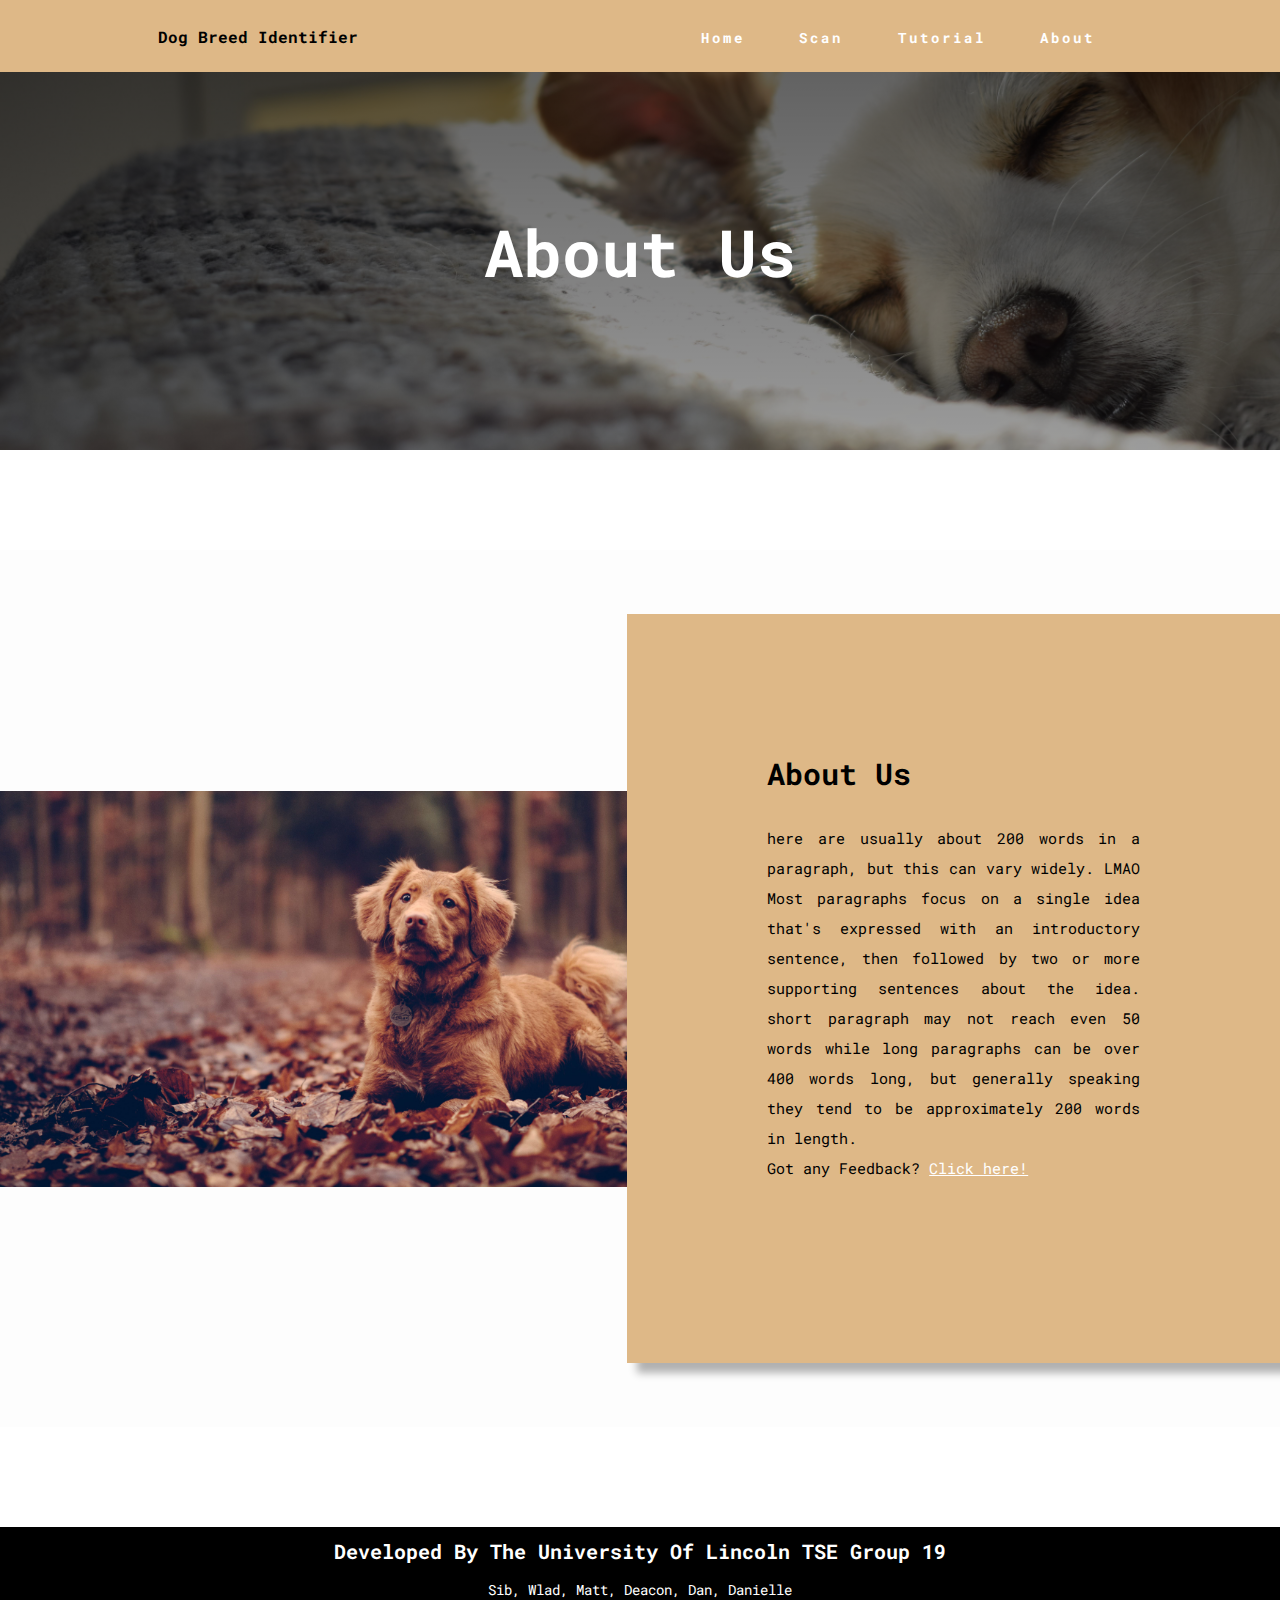
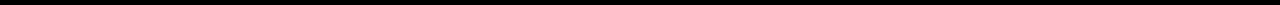
<file: about.html>
<!DOCTYPE html>
<html lang="en">
<head>
     <link rel="icon" href="favicon.ico">
     <meta charset="UTF-8">
     <meta name="viewport" content="width=device-width", initial-scale=1.0>
     <meta http-equiv="X-UA-Compatible" content="ie-edge">
     <link href="https://fonts.googleapis.com/css2?family=Roboto+Mono&display=swap" rel="stylesheet">
     <link rel="stylesheet" href="assets/css/style.css">
     <title>Dog Breed Identifier | About Us</title>
</head>
<body>
    <section class="sub-header">
        <h1>About Us</h1>
        <nav>
            <div class="logo">
                <h4><a href="index.php">Dog Breed Identifier</a></h4>
            </div>
            <ul class ="nav-links">
                <li><a href="index.php">Home</a></li>
                <li><a href="scan.php">Scan</a></li>
                <li><a href="tutorial.html">Tutorial</a></li>
                <li><a href="#">About</a></li>
            </ul>
            <div class="burger">
                <div class="line1"></div>
                <div class="line2"></div>
                <div class="line3"></div>
            </div>
        </nav>
    </section>
    <section class="about">
        <section class="inner-section">
            <h1>About Us</h1>
            <p class="text">
                here are usually about 200 words in a paragraph,
                but this can vary widely. LMAO 
                Most paragraphs focus on a single idea that's expressed with an introductory sentence,
                then followed by two or more supporting sentences about the idea. 
                short paragraph may not reach even 50 words while long paragraphs can be over 400 words long, 
                but generally speaking they tend to be approximately 200 words in length.
                <br>
                Got any Feedback? <a href="feedback.html" style="color: white">Click here!</a>
            </p>
        </div>
        </section>
    </section>
    <footer>
        <div class="footer-box">
            <div class="footer-content">
                <h3>Developed by the University of Lincoln TSE Group 19</h3>
                <p>Sib, Wlad, Matt, Deacon, Dan, Danielle</p>
            </div>
        </div>
    </footer>
</body>
    <script type="module" src="assets/scripts/bar.js"></script>
    <script type="module" src="assets/scripts/animation.js"></script>
</html>
</file>
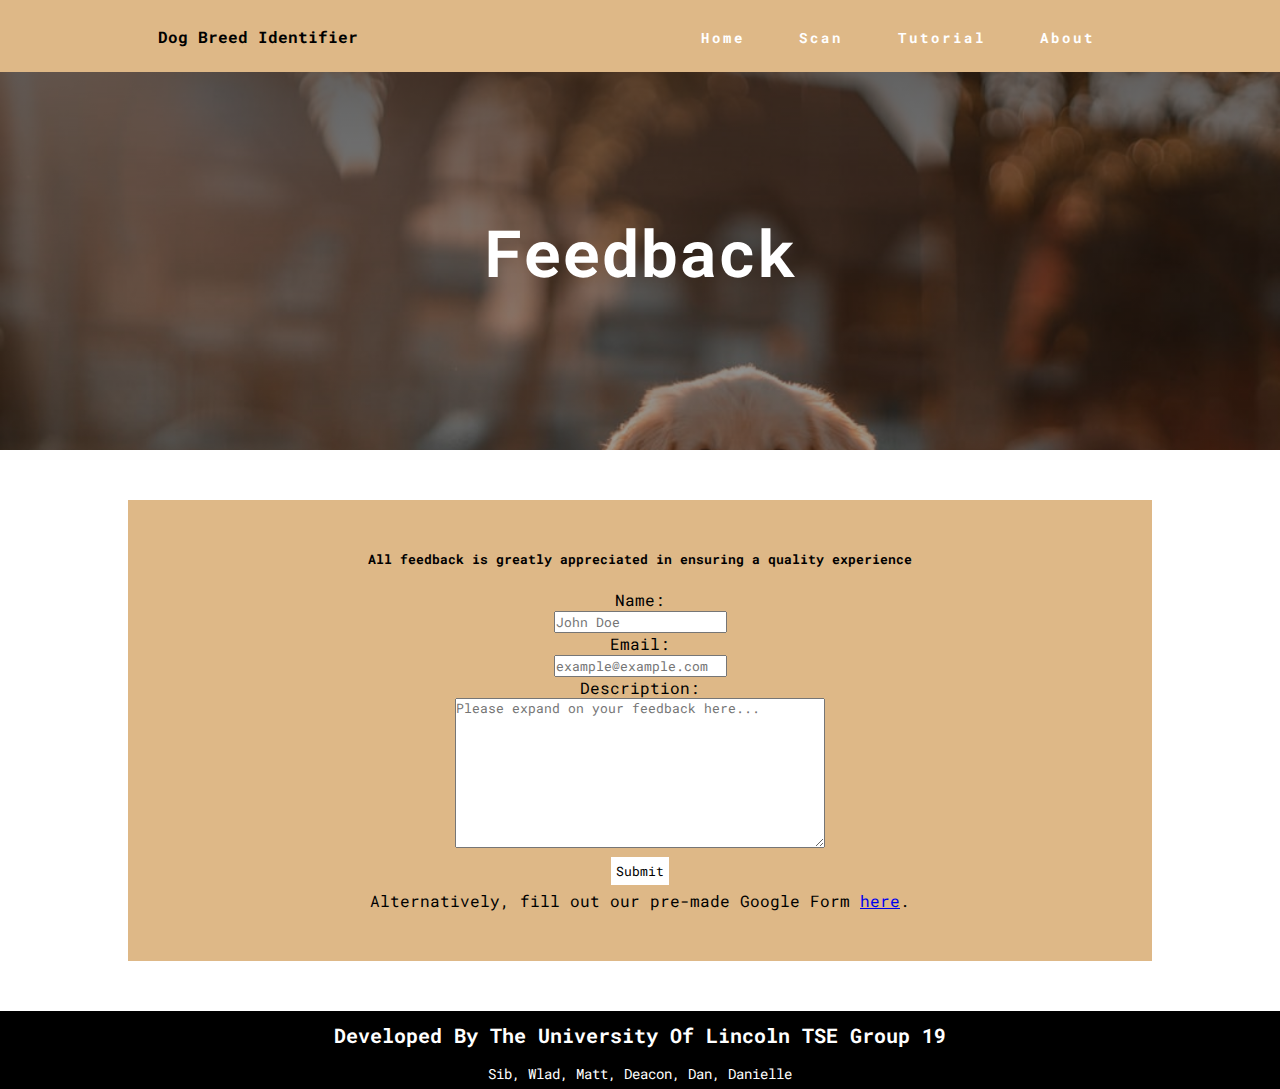
<file: feedback.html>
<!DOCTYPE html>
<html lang="en">
<head>
     <link rel="icon" href="favicon.ico">
     <meta charset="UTF-8">
     <meta name="viewport" content="width=device-width", initial-scale=1.0>
     <meta http-equiv="X-UA-Compatible" content="ie-edge">
     <link href="https://fonts.googleapis.com/css2?family=Roboto+Mono&display=swap" rel="stylesheet">
     <link rel="stylesheet" href="assets/css/style.css">
     <title>Dog Breed Identifier | Feedback</title>
</head>
<body>
    <section class="sub-header" id="bug">
        <h1>Feedback</h1>
        <nav>
            <div class="logo">
                <h4><a href="index.php">Dog Breed Identifier</a></h4>
            </div>
            <ul class ="nav-links">
                <li><a href="index.php">Home</a></li>
                <li><a href="scan.php">Scan</a></li>
                <li><a href="tutorial.html">Tutorial</a></li>
                <li><a href="about.html">About</a></li>
            </ul>
            <div class="burger">
                <div class="line1"></div>
                <div class="line2"></div>
                <div class="line3"></div>
            </div>
        </nav>
    </section>
    <div class = "bug-container centered">
        <div id="form">
            <form>
                <h5>All feedback is greatly appreciated in ensuring a quality experience</h5><br>
                <label for="fname">Name:</label><br>
                <input type="text" id="name" name="name" placeholder="John Doe"><br>
                <label for="email">Email:</label><br>
                <input type="email" id="email" name="email" placeholder="example@example.com"><br>
                <label for="">Description:</label><br>
                <textarea id="text-form" name="Text1" cols="40" rows="5" placeholder="Please expand on your feedback here..."></textarea><br>
            </form>
            <input type="button" class="button" value="Submit" id="submit" onclick="bugSent()">
            <p>Alternatively, fill out our pre-made Google Form <a href="https://docs.google.com/forms/d/e/1FAIpQLSf0uZNgNagoGuOcl2Cu5y7bigIFuRiUJCM4JmJfRrKSpoR2WQ/viewform">here</a>.</p>
        </div>
        <div id="thank-you-text">
            <h1>Thank You For Submitting Your Feedback!</h1>
            <br>
            <p>The feedback you provide helps us give a better understanding of how you feel about our application</p>
            <br>
            <p>Filling in our Pre-Made Google Form linked below will provide us with more specific user-experience feedback</p>
            <br>
            <br>
            <a href="https://docs.google.com/forms/d/e/1FAIpQLSf0uZNgNagoGuOcl2Cu5y7bigIFuRiUJCM4JmJfRrKSpoR2WQ/viewform">Google Form</a>
        </div>
    </div>
    <footer>
        <div class="footer-box">
            <div class="footer-content">
                <h3>Developed by the University of Lincoln TSE Group 19</h3>
                <p>Sib, Wlad, Matt, Deacon, Dan, Danielle</p>
            </div>
        </div>
    </footer>
</body>
    <script>
        var x = document.getElementById("submit");
        x.onclick = function(){
            document.getElementById("form").style.display="none";
            document.getElementById("thank-you-text").style.display="block";
        };
    </script>
    <script type="module" src="assets/scripts/bar.js"></script>
    <script type="module" src="assets/scripts/animation.js"></script>
</html>
</file>
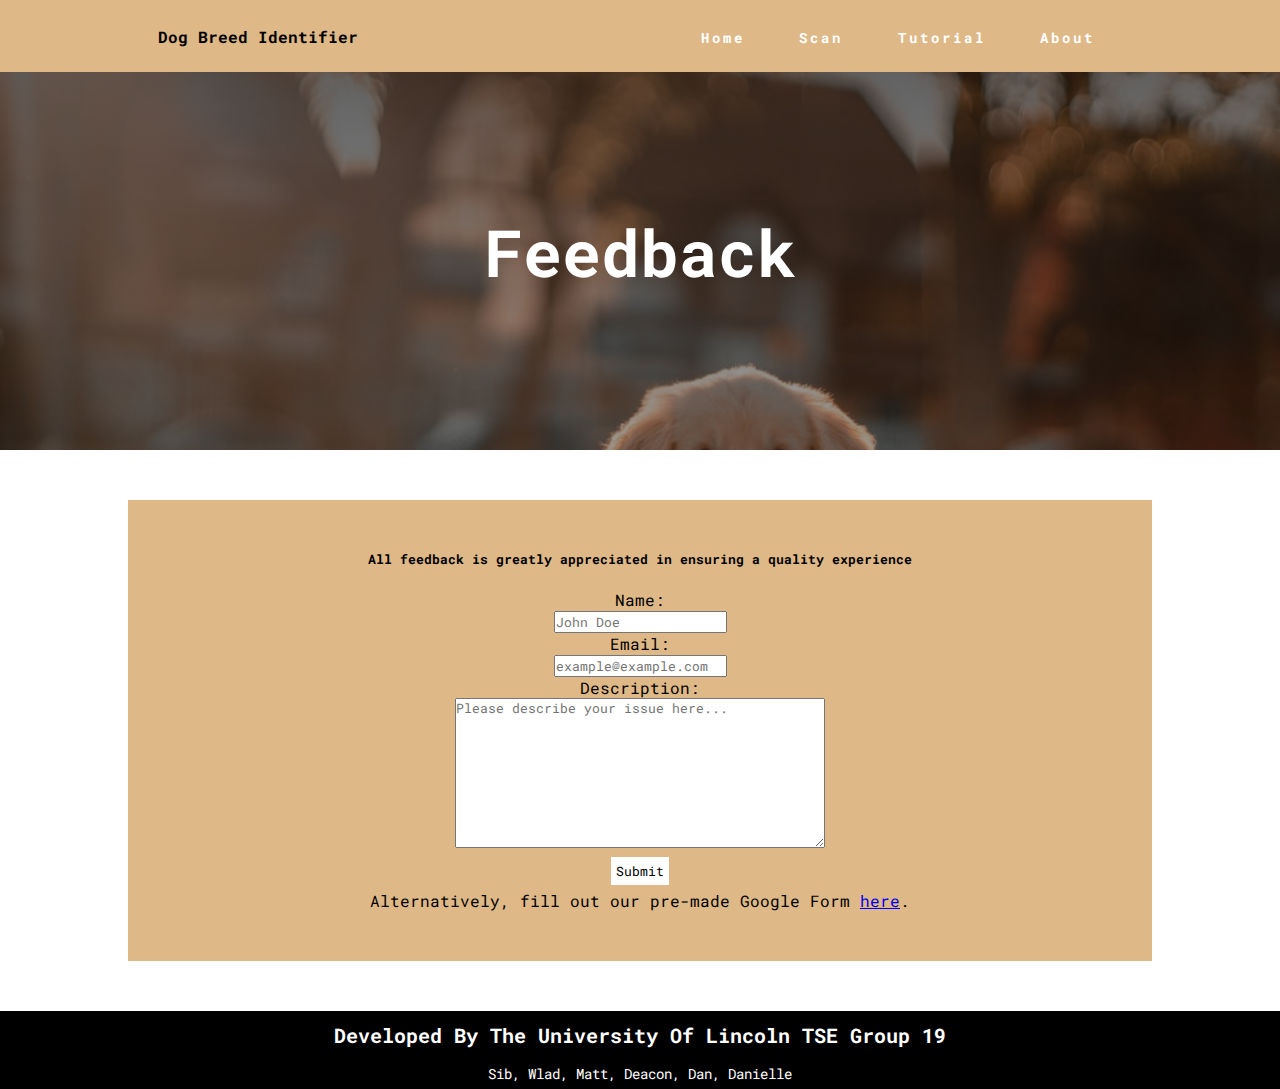
<file: report-bug.html>
<!DOCTYPE html>
<html lang="en">
<head>
     <link rel="icon" href="favicon.ico">
     <meta charset="UTF-8">
     <meta name="viewport" content="width=device-width", initial-scale=1.0>
     <meta http-equiv="X-UA-Compatible" content="ie-edge">
     <link href="https://fonts.googleapis.com/css2?family=Roboto+Mono&display=swap" rel="stylesheet">
     <link rel="stylesheet" href="assets/css/style.css">
     <title>Dog Breed Identifier | Feedback</title>
</head>
<body>
    <section class="sub-header" id="bug">
        <h1>Feedback</h1>
        <nav>
            <div class="logo">
                <h4><a href="index.php">Dog Breed Identifier</a></h4>
            </div>
            <ul class ="nav-links">
                <li><a href="index.php">Home</a></li>
                <li><a href="scan.php">Scan</a></li>
                <li><a href="tutorial.html">Tutorial</a></li>
                <li><a href="about.html">About</a></li>
            </ul>
            <div class="burger">
                <div class="line1"></div>
                <div class="line2"></div>
                <div class="line3"></div>
            </div>
        </nav>
    </section>
    <div class = "bug-container centered">
        <div id="form">
            <form>
                <h5>All feedback is greatly appreciated in ensuring a quality experience</h5><br>
                <label for="fname">Name:</label><br>
                <input type="text" id="name" name="name" placeholder="John Doe"><br>
                <label for="email">Email:</label><br>
                <input type="email" id="email" name="email" placeholder="example@example.com"><br>
                <label for="">Description:</label><br>
                <textarea id="text-form" name="Text1" cols="40" rows="5" placeholder="Please describe your issue here..."></textarea><br>
            </form>
            <input type="button" class="button" value="Submit" id="submit" onclick="bugSent()">
            <p>Alternatively, fill out our pre-made Google Form <a href="https://docs.google.com/forms/d/e/1FAIpQLSf0uZNgNagoGuOcl2Cu5y7bigIFuRiUJCM4JmJfRrKSpoR2WQ/viewform">here</a>.</p>
        </div>
        <div id="thank-you-text">
            <h1>Thank You For Submitting Your Feedback!</h1>
            <br>
            <p>The feedback you provide helps us give a better understanding of how you feel about our application</p>
            <br>
            <p>Filling in our Pre-Made Google Form linked below will provide us with more specific user-experience feedback</p>
            <br>
            <br>
            <a href="https://docs.google.com/forms/d/e/1FAIpQLSf0uZNgNagoGuOcl2Cu5y7bigIFuRiUJCM4JmJfRrKSpoR2WQ/viewform">Google Form</a>
        </div>
    </div>
    <footer>
        <div class="footer-box" id="bug-footer">
            <div class="footer-content">
                <h3>Developed by the University of Lincoln TSE Group 19</h3>
                <p>Sib, Wlad, Matt, Deacon, Dan, Danielle</p>
            </div>
        </div>
    </footer>
</body>
    <script>
        var x = document.getElementById("submit");
        x.onclick = function(){
            document.getElementById("form").style.display="none";
            document.getElementById("thank-you-text").style.display="block";
        };
    </script>
    <script type="module" src="assets/scripts/bar.js"></script>
    <script type="module" src="assets/scripts/animation.js"></script>
</html>
</file>
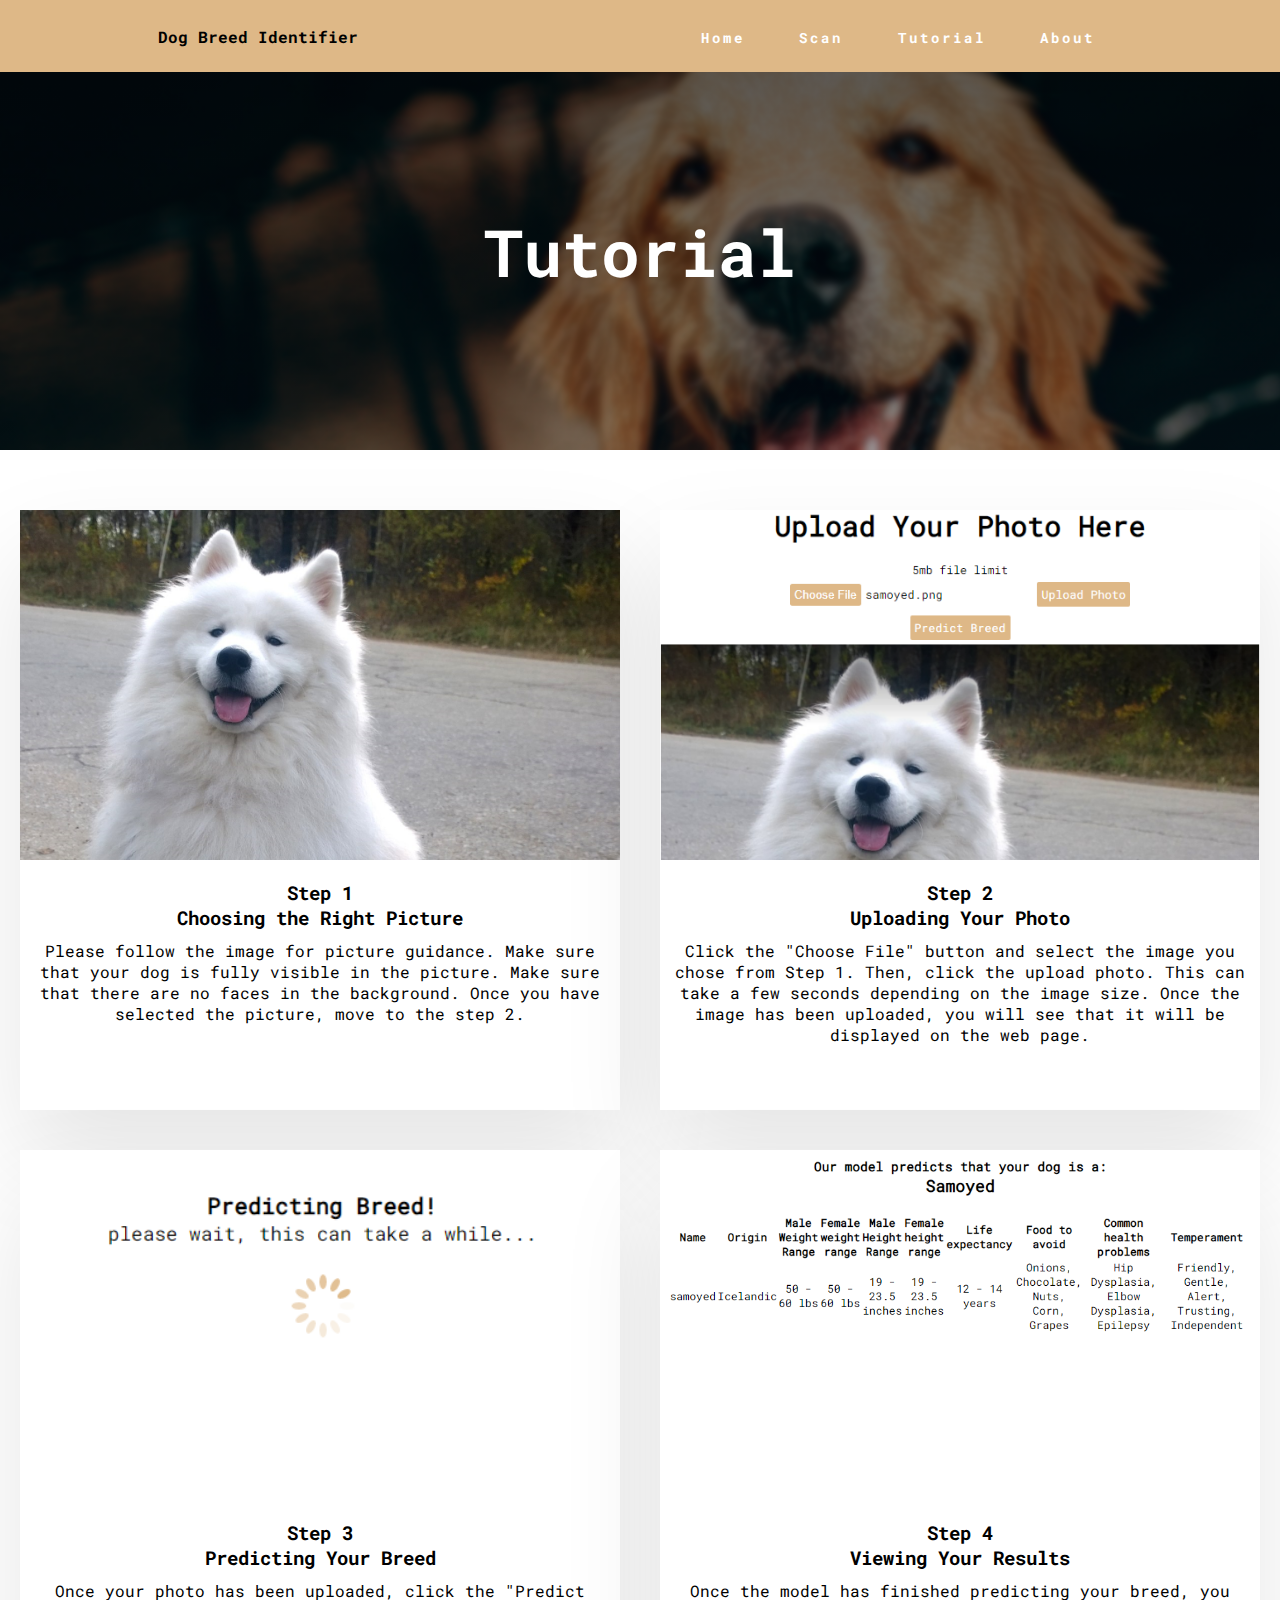
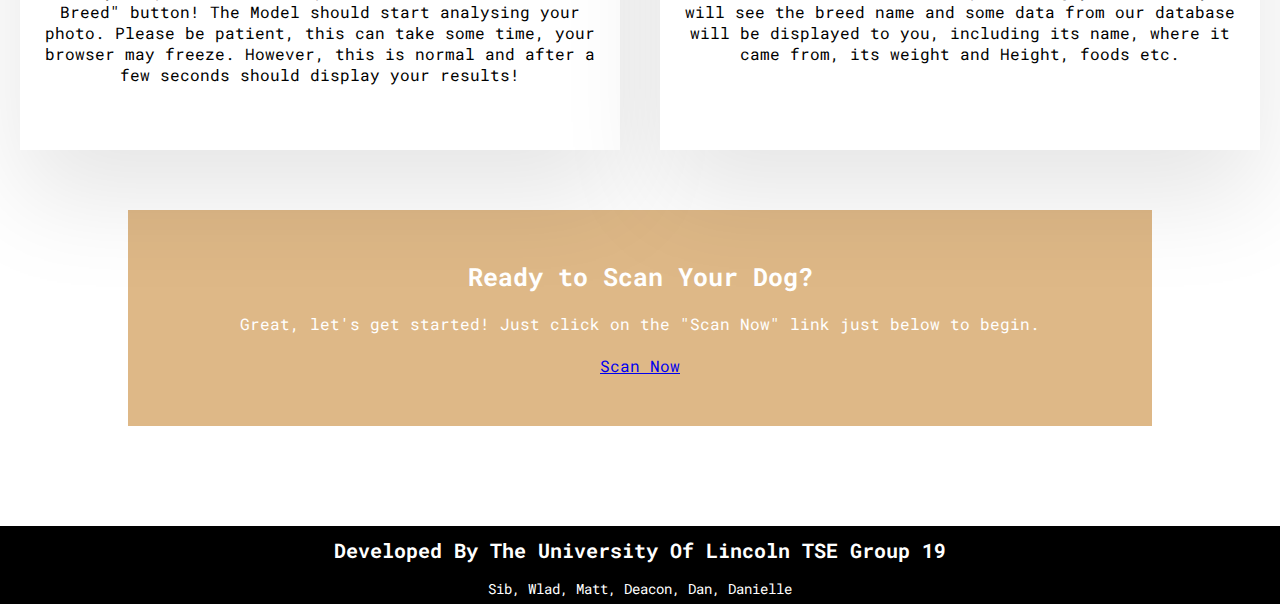
<file: tutorial.html>
<!DOCTYPE html>
<html lang="en">
<head>
     <link rel="icon" href="favicon.ico">
     <meta charset="UTF-8">
     <meta name="viewport" content="width=device-width", initial-scale=1.0>
     <meta http-equiv="X-UA-Compatible" content="ie-edge">
     <link href="https://fonts.googleapis.com/css2?family=Roboto+Mono&display=swap" rel="stylesheet">
     <link rel="stylesheet" href="assets/css/style.css">
     <title>Dog Breed Identifier | Tutorial</title>
</head>
<body>
        <nav>
            <div class="logo">
                <h4><a href="index.php">Dog Breed Identifier</a></h4>
            </div>
            <ul class ="nav-links">
                <li><a href="index.php">Home</a></li>
                <li><a href="scan.php">Scan</a></li>
                <li><a href="#">Tutorial</a></li>
                <li><a href="about.html">About</a></li>
            </ul>
            <div class="burger">
                <div class="line1"></div>
                <div class="line2"></div>
                <div class="line3"></div>
            </div>
        </nav>
    <section class="tutorial-header">
        <div class="tut-banner">
            <h1 class="centered">Tutorial</h1>
        </div>
    </section>
    <section class="tutorial-section">
        <div class="step">
            <div class="step-image image-1">
                <h3>Step 1 <br>Choosing the Right Picture</h3>
                <p>Please follow the image for picture guidance.
                    Make sure that your dog is fully visible in the picture.
                    Make sure that there are no faces in the background. 
                    Once you have selected the picture, move to the step 2.
                </p>
            </div>
        </div>
        <div class="step">
            <div class="step-image image-2"> 
                <h3>Step 2 <br>Uploading Your Photo</h3>
                <p>Click the "Choose File" button and select the image you chose from Step 1.
                    Then, click the upload photo. This can take a few seconds depending on the image size.
                    Once the image has been uploaded, you will see that it will be displayed on the web page.
                </p>
            </div>
        </div>
        <div class="step">
            <div class="step-image image-3">
                <h3>Step 3 <br>Predicting Your Breed</h3>
                <p>Once your photo has been uploaded, click the "Predict Breed" button!
                    The Model should start analysing your photo.
                    Please be patient, this can take some time, your browser may freeze.
                    However, this is normal and after a few seconds should display your results!
                </p>
            </div>
        </div>
        <div class="step">
            <div class="step-image image-4">
                <h3>Step 4 <br>Viewing Your Results</h3>
                <p>Once the model has finished predicting your breed, you will see the breed name and some data from our database will be displayed to you, including its name, where it came from, its weight and Height, foods etc.
                </p>
            </div>
        </div>
    </section>
    <section class="finish-tut">
        <div class="finish">
            <h3>Ready to Scan Your Dog?</h3>
            <p>Great, let's get started! Just click on the "Scan Now" link just below to begin.</p>
            <br>
            <a href="scan.php" class="scan-button">Scan Now</a>
        </div>
    </section>
    <footer>
        <div class="footer-box">
            <div class="footer-content">
                <h3>Developed by the University of Lincoln TSE Group 19</h3>
                <p>Sib, Wlad, Matt, Deacon, Dan, Danielle</p>
            </div>
        </div>
    </footer>
</body>
    <script type="module" src="assets/scripts/bar.js"></script>
    <script type="module" src="assets/scripts/animation.js"></script>
</html>
</file>
<file: assets/css/style.css>
*{
    margin: 0px;
    padding: 0px;
    box-sizing: border-box;
    font-family: 'Roboto Mono', monospace;
    scroll-behavior: smooth;
}

.header{
  min-height: 100vh;
  width: 100%;
  background-image:linear-gradient(rgba(0, 0, 0, 0.692),rgba(48, 48, 48, 0.699)),url("../images/background.jpg");
  background-repeat: no-repeat;
  background-attachment: fixed;
  background-size: cover;
  background-position: center;
}

.logo a:hover, .logo a:visited, .logo a:link, .logo a:active{
    text-decoration: none;
    color: black;
}

/* Home */ 

.textbox{
  position: absolute;
  width: 90%;
  color: white;
  top: 50%;
  left: 50%;
  transform: translate(-50%,-50%);
  text-align:center;  
}

.textbox a:hover, .textbox a:visited, .textbox a:link, .textbox a:active{
  text-decoration: none;
}

.textbox h1{
  font-size: 65px;
}

.textbox p{
  margin: 15px 0 40px;
  font-size: 15px;
  color: white;
}

.main-button{
  border:3px solid #DEB887;
  border-radius: 1rem;
  margin-top: 10px;
  padding: 10px 20px;
  width: 170px;
  font-size: 20px;
  font-family:'Roboto Mono', monospace;
  color: rgb(255, 255, 255);
  background-color: rgba(222, 184, 135, 0.411);
  font-weight: bold;
  position: relative;
  overflow: hidden;
  box-shadow: 0 10px 10px rgba(0, 0, 0, 0.336);
  transition: 0.1s;
  cursor: pointer;
}

.main-button:hover{
  background-color: rgba(141, 119, 89, 0.411);
  transform: translateY(3%);
  -moz-box-shadow:    3px 4px 5px #000;
  -webkit-box-shadow: 3px 4px 5px #000;
  box-shadow:         3px 4px 5px #000;
}

.banner{
  min-height: 100vh;
  position: absolute;
  width: 100%;
  text-align: center;
  display: flex;
  justify-content: space-around;
  align-items: center;
}

.banner img{
  border-radius: 1rem;
  max-width: 100%;
}

.banner .play-button{
  width: 60px;
  position: absolute;
  left: 50%;
  top: 47%;
  transform: translate(-50%,-50%);
  border-radius: 0;
  cursor: pointer;
}

.close-button{
  position: absolute;
  top: 70px;
  right: 39%;
  width: 30px;
  cursor: pointer;
}

@media screen and (max-width:768px){
  .close-button{
    position: absolute;
    top: 70px;
    right: 3%;
    width: 30px;
  }

  .banner-image{
    height: 50vh;
    width: 80%
  }
  
}

.b-content h2{
  padding: 50px;
  font-family: 'Roboto Mono', monospace;
}

.b-content p{
  font-family: 'Roboto Mono', monospace;
}


.promo{
  position: absolute;
  top: 50%;
  left: 50%;
  transform: translate(-50%,-50%);
  z-index: 9999;
  width: 100%;
  height: 100%;
  display: flex;
  justify-content: center;
  align-items: center;
  background: rgba(0, 0, 0, 0.884);
  transition: all 0.3s;
  display: none;
}


.promo video{
  position: relative;
  top:10%;
  max-width: 900px;
  outline: none;

}

/* The main nav bar - finished and responsive*/

nav{
    position: fixed;
    min-width: 100%;
    display:flex;
    justify-content: space-around;
    align-items: center;
    min-height: 8vh;
    background-color: burlywood;
    font-family: 'Roboto Mono', monospace;
    z-index: 950;
    -webkit-user-select: none; /* Safari */        
    -moz-user-select: none; /* Firefox */
    -ms-user-select: none; /* IE10+/Edge */
    user-select: none; /* Standard */
}

.nav-links{
    display: flex;
    justify-content: space-around;
    width: 35%;

}

.nav-links li{
    list-style: none;
}

.nav-links a{
    color: rgb(255, 255, 255);
    text-decoration: none;
    letter-spacing: 3px;
    font-weight: bold;
    padding: 12px;
    font-size: 14px;

}

.nav-links a.active{
  background:rgb(80, 57, 57);
  color: white;
  border-radius: 2;
  padding: 10px;
  transition:0.3s ease-out;
}

.nav-links a:hover{
  background-color: rgba(141, 119, 89);
  color: white;
  border-radius: 2px;
  /* padding: 10px; */
  transition:0.3s ease-out;
}

.burger{
    display: none;
    cursor: pointer;
}
.burger div{
    width: 25px;
    height: 4px;
    background-color: rgb(0, 0, 0);
    margin: 5px;
}

@media screen and (max-width:768px){
    body{
        overflow-x: hidden;
    }
    .nav-links{
        position: absolute;
        right: 0px;
        height: 92vh;
        top:8vh;
        background-color: rgba(0, 0, 0, 0.966);
        display: flex;
        flex-direction: column;
        align-items: center;
        width: 100%;
        transform: translateX(100%);
        transition: transform 0.5s ease-in;
        z-index: 950;
    }
    .nav-links li{
        opacity: 0;
    }
    .burger{
        display: block;
    }
}

.nav-active{
    transform: translateX(0%);
}

@keyframes navLinkFade {
  from {
      opacity: 0;
      transform: translateX(50px);
  }
  to {
      opacity: 1;
      transform: translateX(0);
  }
}

.toggle .line1 {
  transform: rotate(-45deg) translate(-5px, 6px);
}

.toggle .line2 {
  opacity: 0;
}

.toggle .line3 {
  transform: rotate(45deg) translate(-5px, -6px);
}

/*Bottom half of index*/
.large-container{
  height: auto;
  text-align: center;
}

#learn-more-text{
  margin-left:25%;
  margin-right:25%;
  margin-top: 15px;
  margin-bottom: 15px;
}
#learn-more-header{
  padding-top: 80px;
  padding-bottom: 30px
}

/* About us page - remaking this, ill make it more aesthetic*/
.sub-header{
    height: 50vh;
    width: 100%;
    background-image: linear-gradient(rgba(0, 0, 0, 0.658),rgba(0, 0, 0, 0.39)),url("../images/about-us.jpg");
    background-size: cover;
  }

.sub-header h1{
  position: absolute;
  top: 28%;
  left: 50%;
  transform: translate(-50%,-50%);
  font-size: 65px;
  font-family: 'Roboto Mono', monospace;
  color: rgb(255, 255, 255);
  }

#bug-report{
  height: 20vh;
}

.about{
  background: url(../images/background.jpg) no-repeat left;
  background-size: 55%;
  background-color: #fdfdfd;
  overflow: hidden;
  padding: 5% 0;
  margin:100px 0px 100px;
}

.inner-section{
  width: 51%;
  float: right;
  background-color:burlywood;
  padding: 140px;
  box-shadow: 10px 10px 8px rgba(0, 0, 0, 0.3);
}


.team-section{
  width: 51%;
  float: right;
  background-color: burlywood;
  padding: 140px;
  box-shadow: 10px 10px 8px rgba(0, 0, 0, 0.3);
}
.inner-section h1{
  margin-bottom: 30px;
  font-size: 30px;
  font-weight: 900;
  font-family: 'Roboto Mono', monospace;
}
.text{
  font-size: 15px;
  color: #000000;
  line-height: 30px;
  text-align: justify;
  margin-bottom: 40px;
  font-family: 'Roboto Mono', monospace;
}


@media screen and (max-width:1200px){
  .inner-section{
      padding: 80px;
  }
}
@media screen and (max-width:1000px){
  .about{
      background-size: 100%;
      padding: 100px 40px;
  }
  .inner-section{
      width: 100%;
  }
}

@media screen and (max-width:600px){
  .about{
      padding: 0;
  }
  .inner-section{
      padding: 60px;
  }
}
/* Tutorial page */

.tut-section {
  position: absolute;
  max-height: 500px;
  top: 60%;
  left: 50%;
  width: 40%;
  transform: translate(-50%,-50%);
  padding: 10px;
  border: 1px solid rgb(255, 142, 142);
  display: flex;
  flex-direction: column;
  background-color: rgb(255, 182, 182);
}

.tut-paragraph {
  color: rgb(0, 0, 0);
  display: flex;
  flex-direction: column;
}

.tut-content {
  padding: 10px;
}

.tut-title {
  font-size: 24px;
  line-height: 24px;
}

/* Footer */
.footer-box{
  position: relative;
  width: 100%;
  height: auto;
  background: black;
  bottom: 0;
  text-align: center;
}

.footer-content{
  display: flex;
  align-items: center;
  justify-content: center;
  flex-direction: column;
  text-align: center;
}

.footer-content h3{
  font-size: 20px;
  font-weight: bold;
  text-transform: capitalize;
  line-height: 3rem;
  color: white;
  font-family: 'Roboto Mono', monospace;
}

.footer-content p{
  font-size: 14px;
  line-height: 30px;
  color: white;
  font-family: 'Roboto Mono', monospace;
}

.tut-banner {
  height: 50vh;
  width: 100%;
  background-image: linear-gradient(rgba(0, 0, 0, 0.658),rgba(0, 0, 0, 0.39)),url("../images/tutorial.png");
  background-size: cover;
}
.tut-banner h1{
  position: absolute;
  top: 28%;
  left: 50%;
  transform: translate(-50%,-50%);
  font-size: 65px;
  color: rgb(255, 255, 255);
}
.tutorial-section{
  display: flex;
  padding-top: 40px;
  padding-bottom: 40px;
  justify-content: center;
  flex-wrap: wrap;
}
.step{
  background:rgba(255, 255, 255, 0.904);
  width: 600px;
  height: 600px;
  margin: 20px;
  box-shadow: 0 3rem 6rem rgba(0, 0, 0, 0.1);
}
.step-image{
  background-color: white;
  height: 350px;
  margin-bottom: 15px;
  background-size: cover;
}
.step-image h3{
  text-align: center;
  padding-top: 370px
}
.step-image p{
  text-align: center;
  padding: 10px;
}
.image-1{
  background-image: url('../images/step-1.png');
  background-size: cover;
}

.image-2{
  background-image: url('../images/step-2.png');
  background-size: cover;
}

.image-3{
  background-image: url('../images/step-3.png');
  background-size: contain;
  background-repeat: no-repeat;
}

.image-4{
  background-image: url('../images/step-4.png');
  background-size: contain;
  background-repeat: no-repeat;
}

.step:hover{
  background-color: rgb(255, 255, 255);
  transition: 0.3s;
  transform: translateY(-0.5%);
  box-shadow: 0 4rem 8rem rgba(0, 0, 0, 0.5);
}
.finish-tut{
  width: 80%;
  margin-left: 10%;
  background-color: burlywood;
  background-size: cover;
  margin-bottom: 100px;
  padding: 50px;
  text-align: center;
}
.finish-tut h3{
  color: white;
  font-size: 25px;
  padding-bottom: 20px;
  font-weight: bolder;
}
.finish-tut p{
  color: white;
}

.centered{
	text-align:center;
}


.bug-container{
  position: relative;
  height: auto;
  text-align: center;
  padding: 50px;
  width: 80%;
  margin-bottom: 50px;
  margin-top: 50px;
  margin-left:auto;
  margin-right:auto;
  background-color: burlywood;
}

.bug-container input[type="button" i]{
  padding: 5px;
  margin: 5px;
  border-style: none;
  background-color: white;
  color:black;
  cursor: pointer;
}

.bug-container input[type="button" i]:hover {
  padding: 5px;
  margin: 5px;
  border-style: none;
  background-color: black;
  color:white;
  cursor: pointer;
}

#text-form{
  min-width: 40%;
  max-width: 40%;
  min-height: 150px;
  max-height: 150px;
}

@media screen and (max-width:768px){
  #text-form{
    max-width: 80%;
    min-width: 80%;
    width: 80%;
  }
}

#thank-you-text{
  display: none;
  
}

#bug{
  background-image: linear-gradient(rgba(0, 0, 0, 0.658),rgba(0, 0, 0, 0.39)),url("../images/bug-report.jpg");
  background-size: cover;
}
</file>
